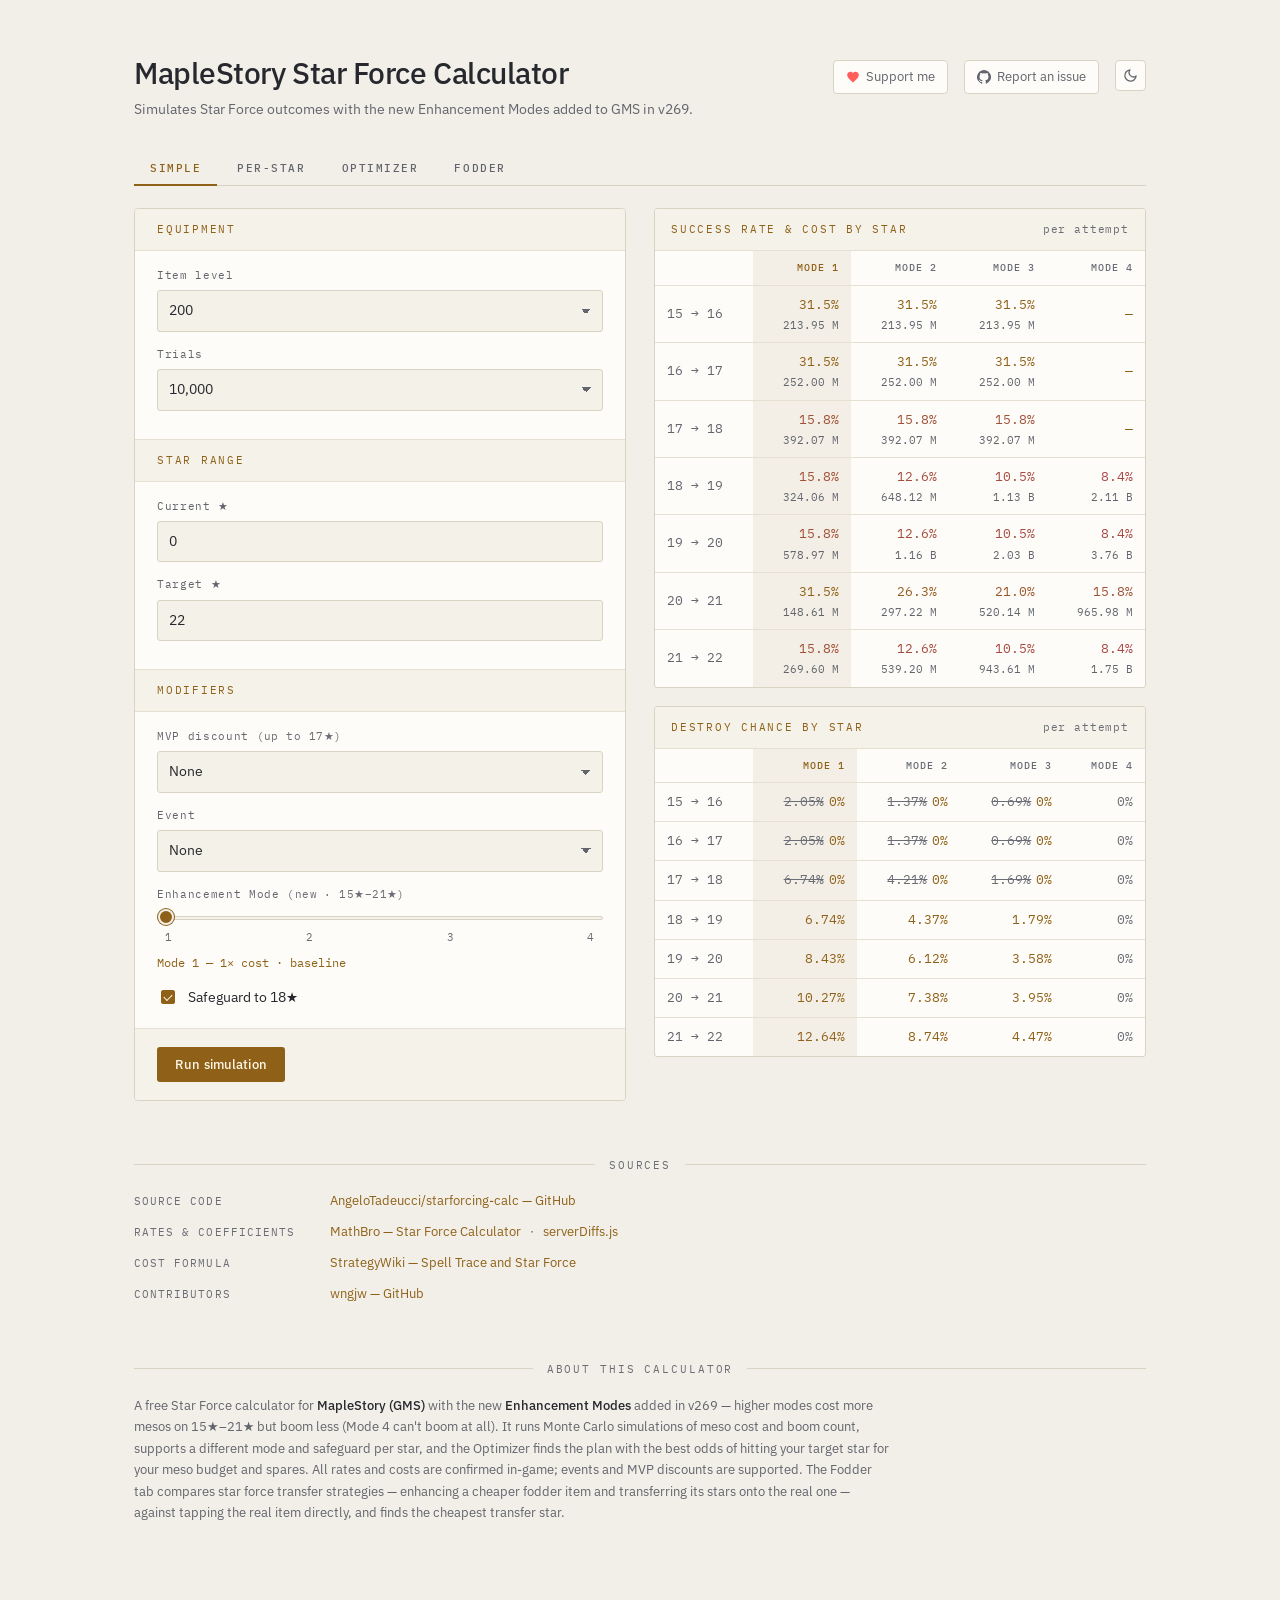
<file: index.html>
<!doctype html>
<html lang="en">
	<head>
		<meta charset="utf-8" />
		<meta name="viewport" content="width=device-width, initial-scale=1" />
		<title>MapleStory Star Force Calculator — v269 GMS Enhancement Modes</title>
		<meta
			name="description"
			content="Free MapleStory Star Force calculator for GMS v269 with the new Enhancement Modes 1–4. Simulate meso cost and boom chance per star, optimize the cheapest path to 22★, and compare fodder / star force transfer strategies."
		/>
		<link rel="canonical" href="https://starforce.tadeucci.dev/" />
		<meta property="og:title" content="MapleStory Star Force Calculator — v269 GMS Enhancement Modes" />
		<meta
			property="og:description"
			content="Simulate Star Force meso cost and boom chance with the new Enhancement Modes 1–4 added in GMS v269, and optimize the cheapest plan to your target star."
		/>
		<meta property="og:url" content="https://starforce.tadeucci.dev/" />
		<meta property="og:type" content="website" />
		<meta property="og:site_name" content="Star Force Calculator" />
		<meta name="twitter:card" content="summary" />
		<meta name="theme-color" content="#0d0e11" />
		<script type="application/ld+json">
			{
				"@context": "https://schema.org",
				"@type": "WebApplication",
				"name": "MapleStory Star Force Calculator (v269 GMS)",
				"url": "https://starforce.tadeucci.dev/",
				"description": "Star Force enhancement simulator for MapleStory GMS v269 with the new Enhancement Modes 1–4. Estimates meso cost, boom chance, and the optimal per-star mode and safeguard plan.",
				"applicationCategory": "UtilityApplication",
				"operatingSystem": "Any",
				"browserRequirements": "Requires JavaScript",
				"offers": {
					"@type": "Offer",
					"price": "0",
					"priceCurrency": "USD"
				},
				"author": {
					"@type": "Person",
					"name": "Ângelo Tadeucci",
					"url": "https://github.com/AngeloTadeucci"
				}
			}
		</script>
		<script>
			// Stamp the theme on <html> before the stylesheet loads so the
			// first paint is already in the right theme (no flash). Stored
			// preference wins; otherwise follow the OS, defaulting to dark.
			(function () {
				var theme = 'dark';
				try {
					var stored = localStorage.getItem('sf-theme');
					if (stored === 'light' || stored === 'dark') {
						theme = stored;
					} else if (window.matchMedia('(prefers-color-scheme: light)').matches) {
						theme = 'light';
					}
				} catch (e) {}
				document.documentElement.dataset.theme = theme;
			})();
		</script>
		<link rel="preconnect" href="https://fonts.googleapis.com" />
		<link rel="preconnect" href="https://fonts.gstatic.com" crossorigin />
		<link
			rel="stylesheet"
			href="https://fonts.googleapis.com/css2?family=IBM+Plex+Mono:wght@400;500&family=IBM+Plex+Sans:wght@400;500;600&display=swap"
		/>
		<link rel="stylesheet" href="styles.css" />
	</head>
	<body>
		<main class="container">
			<header class="masthead">
				<div class="masthead-row">
					<h1>MapleStory Star Force Calculator</h1>
					<a class="issue-link kofi-link" href="https://ko-fi.com/gelo" target="_blank" rel="noopener noreferrer">
						<svg viewBox="0 0 24 24" width="14" height="14" aria-hidden="true" fill="currentColor">
							<path
								d="M12 21.35l-1.45-1.32C5.4 15.36 2 12.28 2 8.5 2 5.42 4.42 3 7.5 3c1.74 0 3.41.81 4.5 2.09C13.09 3.81 14.76 3 16.5 3 19.58 3 22 5.42 22 8.5c0 3.78-3.4 6.86-8.55 11.54L12 21.35z"
							/>
						</svg>
						Support me
					</a>
					<a
						class="issue-link"
						href="https://github.com/AngeloTadeucci/starforcing-calc/issues/new"
						target="_blank"
						rel="noopener noreferrer"
					>
						<svg viewBox="0 0 16 16" width="14" height="14" aria-hidden="true" fill="currentColor">
							<path
								d="M8 0a8 8 0 0 0-2.53 15.59c.4.07.55-.17.55-.38l-.01-1.49c-2.01.37-2.53-.49-2.69-.94-.09-.23-.48-.94-.82-1.13-.28-.15-.68-.52-.01-.53.63-.01 1.08.58 1.23.82.72 1.21 1.87.87 2.33.66.07-.52.28-.87.51-1.07-1.78-.2-3.64-.89-3.64-3.95 0-.87.31-1.59.82-2.15-.08-.2-.36-1.02.08-2.12 0 0 .67-.21 2.2.82a7.4 7.4 0 0 1 4 0c1.53-1.04 2.2-.82 2.2-.82.44 1.1.16 1.92.08 2.12.51.56.82 1.27.82 2.15 0 3.07-1.87 3.75-3.65 3.95.29.25.54.73.54 1.48l-.01 2.2c0 .21.15.46.55.38A8 8 0 0 0 8 0Z"
							/>
						</svg>
						Report an issue
					</a>
					<button type="button" id="themeToggle" class="theme-toggle" aria-label="Switch to light theme">
						<svg
							class="icon-sun"
							viewBox="0 0 24 24"
							width="15"
							height="15"
							aria-hidden="true"
							fill="none"
							stroke="currentColor"
							stroke-width="2"
							stroke-linecap="round"
							stroke-linejoin="round"
						>
							<circle cx="12" cy="12" r="4" />
							<path
								d="M12 2v2m0 16v2M4.93 4.93l1.41 1.41m11.32 11.32 1.41 1.41M2 12h2m16 0h2M4.93 19.07l1.41-1.41M17.66 6.34l1.41-1.41"
							/>
						</svg>
						<svg
							class="icon-moon"
							viewBox="0 0 24 24"
							width="15"
							height="15"
							aria-hidden="true"
							fill="none"
							stroke="currentColor"
							stroke-width="2"
							stroke-linecap="round"
							stroke-linejoin="round"
						>
							<path d="M21 12.79A9 9 0 1 1 11.21 3 7 7 0 0 0 21 12.79z" />
						</svg>
					</button>
				</div>
				<p class="subtitle">Simulates Star Force outcomes with the new Enhancement Modes added to GMS in v269.</p>
			</header>

			<div class="tabs" role="tablist" aria-label="Calculator mode">
				<button type="button" id="tab-quick" class="tab is-active" role="tab" aria-selected="true">Simple</button>
				<button type="button" id="tab-perstar" class="tab" role="tab" aria-selected="false">Per-star</button>
				<button type="button" id="tab-optimize" class="tab" role="tab" aria-selected="false">Optimizer</button>
				<button type="button" id="tab-fodder" class="tab" role="tab" aria-selected="false">Fodder</button>
			</div>

			<div class="layout">
				<form id="sf-form" class="form" novalidate>
					<fieldset>
						<div class="legend">Equipment</div>
						<div class="row">
							<label>
								<span class="field-label">Item level</span>
								<select id="itemLevel">
									<option value="custom">Custom…</option>
									<option value="120">120</option>
									<option value="140">140</option>
									<option value="150">150</option>
									<option value="160">160</option>
									<option value="200" selected>200</option>
									<option value="250">250</option>
								</select>
								<input type="number" id="itemLevelCustom" min="1" max="300" value="200" hidden />
							</label>
							<label>
								<span class="field-label">Trials</span>
								<select id="trials">
									<option value="100">100</option>
									<option value="500">500</option>
									<option value="1000">1,000</option>
									<option value="5000">5,000</option>
									<option value="10000" selected>10,000</option>
									<option value="50000">50,000</option>
									<option value="100000">100,000</option>
								</select>
							</label>
						</div>
					</fieldset>

					<fieldset>
						<div class="legend">Star range</div>
						<div class="row">
							<label>
								<span class="field-label">Current ★</span>
								<input type="number" id="currentStar" min="0" max="29" value="0" />
							</label>
							<label>
								<span class="field-label">Target ★</span>
								<input type="number" id="targetStar" min="1" max="30" value="22" />
							</label>
						</div>
					</fieldset>

					<fieldset>
						<div class="legend">Modifiers</div>
						<div class="row">
							<label>
								<span class="field-label">MVP discount <em class="hint">(up to 17★)</em></span>
								<select id="mvp">
									<option value="none">None</option>
									<option value="silver">Silver — 3%</option>
									<option value="gold">Gold — 5%</option>
									<option value="diamond">Diamond — 10%</option>
								</select>
							</label>
							<label>
								<span class="field-label">Event</span>
								<select id="event">
									<option value="none">None</option>
									<option value="fivetenfifteen">5 / 10 / 15★ guaranteed</option>
									<option value="thirtyOff">30% off cost</option>
									<option value="boomReduction">30% boom reduction</option>
									<option value="shiningStarForce">Shining Star Force — 30% off + 30% boom red.</option>
								</select>
							</label>
						</div>

						<div class="row" id="enhanceModeRow">
							<div class="slider-field">
								<span class="field-label">Enhancement Mode <em class="hint">(new · 15★–21★)</em></span>
								<input
									type="range"
									id="enhanceMode"
									class="slider"
									min="1"
									max="4"
									step="1"
									value="1"
									aria-label="Enhancement Mode"
								/>
								<div class="slider-ticks" aria-hidden="true">
									<span>1</span><span>2</span><span>3</span><span>4</span>
								</div>
								<span class="slider-value" id="enhanceModeLabel">Mode 1 — 1× cost · baseline (uses Safeguard)</span>
							</div>
						</div>

						<div class="row checks">
							<label class="check" id="safeguardField">
								<input type="checkbox" id="safeguard" checked />
								<span>Safeguard to 18★</span>
							</label>
						</div>
					</fieldset>

					<div class="actions" id="formActions">
						<button type="submit" id="calc">Run simulation</button>
						<span id="error" class="error" role="alert" aria-live="polite"></span>
					</div>
				</form>

				<section class="reference" id="referencePanels">
					<article class="panel">
						<header class="panel-head">
							<span class="panel-title">Success rate &amp; cost by star</span>
							<span class="panel-unit" id="rate-cost-unit">per attempt</span>
						</header>
						<div class="panel-body">
							<table class="mode-table">
								<thead>
									<tr>
										<th></th>
										<th data-mode-col="1">Mode 1</th>
										<th data-mode-col="2">Mode 2</th>
										<th data-mode-col="3">Mode 3</th>
										<th data-mode-col="4">Mode 4</th>
									</tr>
								</thead>
								<tbody id="rate-cost-table-body"></tbody>
							</table>
						</div>
					</article>

					<article class="panel">
						<header class="panel-head">
							<span class="panel-title">Destroy chance by star</span>
							<span class="panel-unit">per attempt</span>
						</header>
						<div class="panel-body">
							<table class="mode-table">
								<thead>
									<tr>
										<th></th>
										<th data-mode-col="1">Mode 1</th>
										<th data-mode-col="2">Mode 2</th>
										<th data-mode-col="3">Mode 3</th>
										<th data-mode-col="4">Mode 4</th>
									</tr>
								</thead>
								<tbody id="boom-table-body">
									<tr>
										<td>15 → 16</td>
										<td class="num boom-cell" data-mode-col="1" data-base="2.05">2.05%</td>
										<td class="num boom-cell" data-mode-col="2" data-base="1.37">1.37%</td>
										<td class="num boom-cell" data-mode-col="3" data-base="0.69">0.69%</td>
										<td class="num zero" data-mode-col="4">0%</td>
									</tr>
									<tr>
										<td>16 → 17</td>
										<td class="num boom-cell" data-mode-col="1" data-base="2.05">2.05%</td>
										<td class="num boom-cell" data-mode-col="2" data-base="1.37">1.37%</td>
										<td class="num boom-cell" data-mode-col="3" data-base="0.69">0.69%</td>
										<td class="num zero" data-mode-col="4">0%</td>
									</tr>
									<tr>
										<td>17 → 18</td>
										<td class="num boom-cell" data-mode-col="1" data-base="6.74">6.74%</td>
										<td class="num boom-cell" data-mode-col="2" data-base="4.21">4.21%</td>
										<td class="num boom-cell" data-mode-col="3" data-base="1.69">1.69%</td>
										<td class="num zero" data-mode-col="4">0%</td>
									</tr>
									<tr>
										<td>18 → 19</td>
										<td class="num boom-cell" data-mode-col="1" data-base="6.74">6.74%</td>
										<td class="num boom-cell" data-mode-col="2" data-base="4.37">4.37%</td>
										<td class="num boom-cell" data-mode-col="3" data-base="1.79">1.79%</td>
										<td class="num zero" data-mode-col="4">0%</td>
									</tr>
									<tr>
										<td>19 → 20</td>
										<td class="num boom-cell" data-mode-col="1" data-base="8.43">8.43%</td>
										<td class="num boom-cell" data-mode-col="2" data-base="6.12">6.12%</td>
										<td class="num boom-cell" data-mode-col="3" data-base="3.58">3.58%</td>
										<td class="num zero" data-mode-col="4">0%</td>
									</tr>
									<tr>
										<td>20 → 21</td>
										<td class="num boom-cell" data-mode-col="1" data-base="10.27">10.27%</td>
										<td class="num boom-cell" data-mode-col="2" data-base="7.38">7.38%</td>
										<td class="num boom-cell" data-mode-col="3" data-base="3.95">3.95%</td>
										<td class="num zero" data-mode-col="4">0%</td>
									</tr>
									<tr>
										<td>21 → 22</td>
										<td class="num boom-cell" data-mode-col="1" data-base="12.64">12.64%</td>
										<td class="num boom-cell" data-mode-col="2" data-base="8.74">8.74%</td>
										<td class="num boom-cell" data-mode-col="3" data-base="4.47">4.47%</td>
										<td class="num zero" data-mode-col="4">0%</td>
									</tr>
								</tbody>
							</table>
						</div>
					</article>
				</section>

				<section class="reference per-star-panel hidden" id="perStarPanel">
					<article class="panel">
						<header class="panel-head">
							<span class="panel-title">Per-star strategy</span>
							<span class="panel-unit">mode &amp; safeguard by star</span>
						</header>
						<div class="panel-body">
							<table class="mode-table plan-table">
								<thead>
									<tr>
										<th>★</th>
										<th>Mode</th>
										<th>Safeguard</th>
										<th>Boom</th>
										<th>Cost</th>
									</tr>
								</thead>
								<tbody id="plan-table-body"></tbody>
							</table>
							<p class="plan-note">Each step picks its own mode. Safeguard (15–17★) only stacks on Mode 1. Steps
								below your current ★ stay editable and are tagged <em>re-climb</em>: a boom drops the item under
								them (22★ falls to 17★), so their mode is what you climb back up on.</p>
						</div>
					</article>
				</section>

				<section class="reference optimize-panel hidden" id="optimizePanel">
					<article class="panel">
						<header class="panel-head">
							<span class="panel-title">Optimize plan</span>
							<span class="panel-unit">auto-fill the matrix</span>
						</header>
						<div class="panel-body opt-body">
							<div class="opt-controls">
								<label id="optBudgetField">
									<span class="field-label">Meso budget <em class="hint">(billions)</em></span>
									<input type="number" id="optBudget" min="0" step="1" value="50" />
								</label>
								<label id="optSparesField">
									<span class="field-label">Spare items <em class="hint">(booms you can take)</em></span>
									<input type="number" id="optSpares" min="0" step="1" value="0" />
								</label>
							</div>
							<p class="opt-intro">
								Finds the mode &amp; safeguard plan with the best chance of reaching your target for your meso budget
								and spare count — searching every combination for stars 15–21 below your target, including the ones
								you only revisit after a boom, then filling the Per-star matrix. Uses the modifiers (item level,
								event, MVP) from the form on the left.
							</p>
							<div class="opt-actions">
								<button type="button" id="optimizeBtn">Optimize</button>
								<span id="optError" class="error" role="alert" aria-live="polite"></span>
							</div>
							<div id="optResult" class="opt-result hidden" aria-live="polite"></div>
						</div>
					</article>
				</section>

				<section class="reference fodder-panel hidden" id="fodderPanel">
					<article class="panel">
						<header class="panel-head">
							<span class="panel-title">Fodder &amp; star transfer</span>
							<span class="panel-unit">vs raw tapping</span>
						</header>
						<div class="panel-body opt-body">
							<div class="opt-controls">
								<div class="fodder-top-row">
									<div class="fodder-level">
										<span class="field-label"
											>Fodder item level <span class="fodder-level-value" id="fodderLevelValue">190</span></span
										>
									</div>
									<label class="check">
										<input type="checkbox" id="fodderPricesToggle" />
										<span>Set item prices <em class="hint">(interactive)</em></span>
									</label>
								</div>
								<div class="fodder-prices hidden" id="fodderPrices">
									<label>
										<span class="field-label"
											>Fodder copy price <em class="hint">(millions each · 0 to ignore)</em></span
										>
										<input type="number" id="fodderPrice" min="0" step="1" value="0" />
									</label>
									<label>
										<span class="field-label"
											>Target spare price <em class="hint">(millions each · 0 if priceless)</em></span
										>
										<input type="number" id="sparePrice" min="0" step="1" value="0" />
									</label>
								</div>
							</div>
							<div id="fodderResult" class="opt-result" aria-live="polite"></div>
						</div>
					</article>
				</section>
			</div>

			<section id="results" class="results hidden" aria-live="polite">
				<div class="section-head">
					<span class="rule"></span>
					<span class="section-title">Results</span>
					<span class="rule"></span>
				</div>

				<div class="metrics">
					<div class="card">
						<div class="card-label">Average cost</div>
						<div class="card-value" id="m-avg">—</div>
					</div>
					<div class="card">
						<div class="card-label">Median cost</div>
						<div class="card-value" id="m-median">—</div>
					</div>
					<div class="card">
						<div class="card-label">Avg booms</div>
						<div class="card-value" id="m-booms">—</div>
					</div>
					<div class="card">
						<div class="card-label">Median attempts</div>
						<div class="card-value" id="m-attempts">—</div>
					</div>
				</div>

				<article class="panel">
					<header class="panel-head">
						<span class="panel-title">Cost</span>
						<span class="panel-unit">mesos</span>
					</header>
					<div class="panel-body">
						<dl class="stat-list" id="cost-pct"></dl>
						<div class="chart">
							<canvas id="histogram" width="800" height="200"></canvas>
						</div>
					</div>
				</article>

				<article class="panel">
					<header class="panel-head">
						<span class="panel-title">Booms</span>
						<span class="panel-unit">items destroyed</span>
					</header>
					<div class="panel-body">
						<dl class="stat-list" id="booms-pct"></dl>
						<div class="chart">
							<canvas id="histogram-booms" width="800" height="200"></canvas>
						</div>
					</div>
				</article>
			</section>

			<footer class="colophon">
				<div class="section-head">
					<span class="rule"></span>
					<span class="section-title">Sources</span>
					<span class="rule"></span>
				</div>
				<dl class="sources">
					<div class="source">
						<dt>Source code</dt>
						<dd>
							<a href="https://github.com/AngeloTadeucci/starforcing-calc" target="_blank" rel="noopener noreferrer"
								>AngeloTadeucci/starforcing-calc — GitHub</a
							>
						</dd>
					</div>
					<div class="source">
						<dt>Rates &amp; coefficients</dt>
						<dd>
							<a href="https://brendonmay.github.io/starforceCalculator/" target="_blank" rel="noopener noreferrer"
								>MathBro — Star Force Calculator</a
							>
							<span class="src-sep">·</span>
							<a
								href="https://github.com/brendonmay/brendonmay.github.io/blob/master/starforceCalculator/serverDiffs.js"
								target="_blank"
								rel="noopener noreferrer"
								>serverDiffs.js</a
							>
						</dd>
					</div>
					<div class="source">
						<dt>Cost formula</dt>
						<dd>
							<a
								href="https://strategywiki.org/wiki/MapleStory/Spell_Trace_and_Star_Force#Meso_Cost"
								target="_blank"
								rel="noopener noreferrer"
								>StrategyWiki — Spell Trace and Star Force</a
							>
						</dd>
					</div>
					<div class="source">
						<dt>Contributors</dt>
						<dd>
							<a href="https://github.com/wngjw" target="_blank" rel="noopener noreferrer">wngjw — GitHub</a>
						</dd>
					</div>
				</dl>
			</footer>

			<section class="about">
				<div class="section-head">
					<span class="rule"></span>
					<h2 class="section-title">About this calculator</h2>
					<span class="rule"></span>
				</div>
				<div class="about-body">
					<p>
						A free Star Force calculator for
						<strong>MapleStory (GMS)</strong> with the new <strong>Enhancement Modes</strong> added in v269 — higher
						modes cost more mesos on 15★–21★ but boom less (Mode 4 can't boom at all). It runs Monte Carlo simulations
						of meso cost and boom count, supports a different mode and safeguard per star, and the Optimizer finds the
						plan with the best odds of hitting your target star for your meso budget and spares. All rates and costs are
						confirmed in-game; events and MVP discounts are supported. The Fodder tab compares star
						force transfer strategies — enhancing a cheaper fodder item and transferring its stars onto the real one —
						against tapping the real item directly, and finds the cheapest transfer star.
					</p>
				</div>
			</section>
		</main>

		<script src="rates.js"></script>
		<script src="simulator.js"></script>
		<script src="optimizer.js"></script>
		<script src="fodder.js"></script>
		<script src="app.js"></script>
	</body>
</html>
</file>
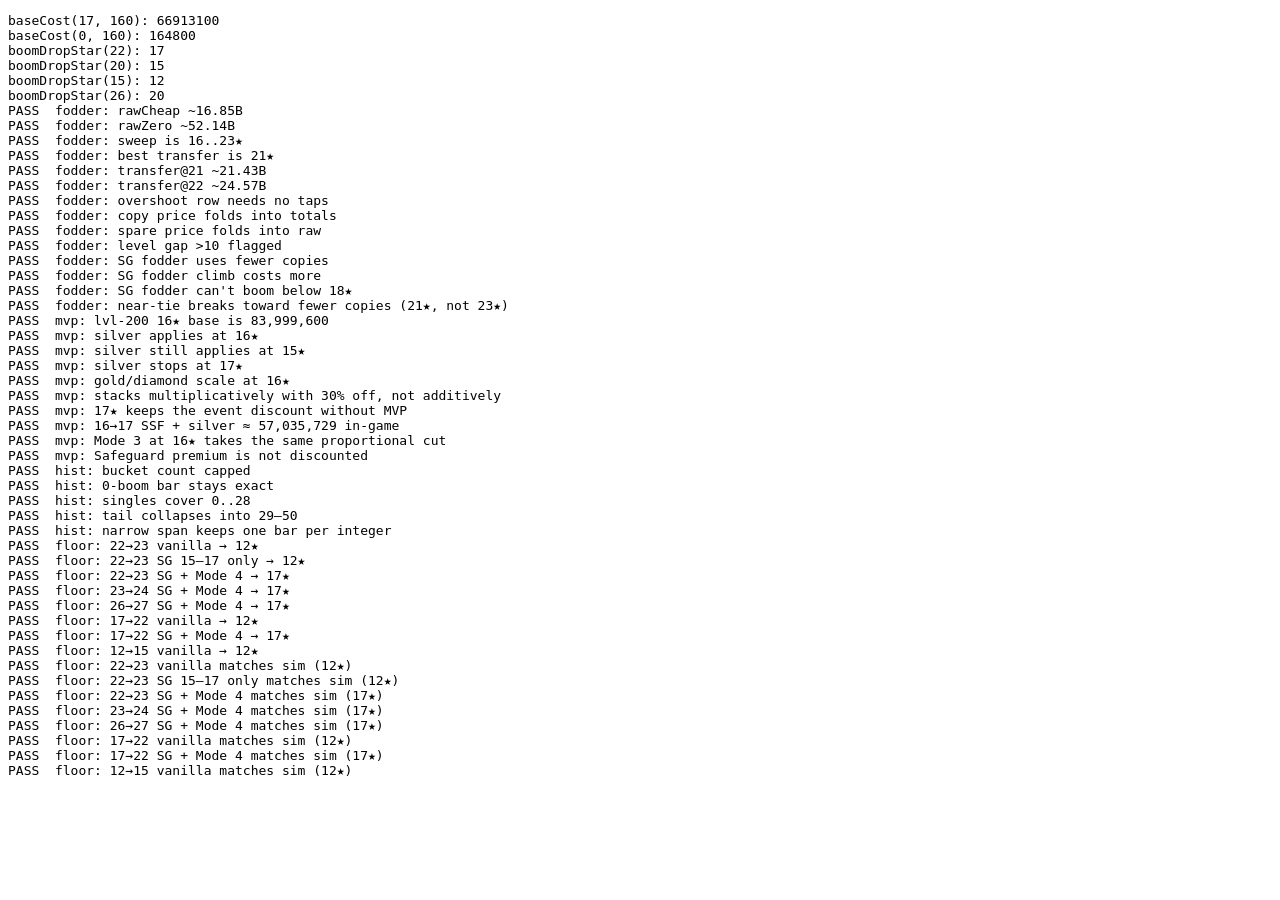
<file: test.html>
<!doctype html>
<html><head><meta charset="utf-8"><meta name="robots" content="noindex"><title>SF tests</title></head>
<body><pre id="out"></pre>
<script src="rates.js"></script>
<script src="simulator.js"></script>
<script src="optimizer.js"></script>
<script src="fodder.js"></script>
<script>
  const log = (...a) => document.getElementById("out").textContent += a.join(" ") + "\n";
  log("baseCost(17, 160):", SF.baseCost(17, 160));
  log("baseCost(0, 160):", SF.baseCost(0, 160));
  log("boomDropStar(22):", SF.boomDropStar(22));   // 17
  log("boomDropStar(20):", SF.boomDropStar(20));   // 15
  log("boomDropStar(15):", SF.boomDropStar(15));   // 12
  log("boomDropStar(26):", SF.boomDropStar(26));   // 20

  // Fodder comparison — expectations cross-checked against the closed-form
  // optimizer math run standalone (level 160 target, level 150 fodder, 22★).
  const check = (name, cond) => log((cond ? "PASS" : "FAIL") + "  " + name);
  const near = (a, b, tol) => Math.abs(a - b) <= tol * Math.abs(b);
  const fr = SF.fodder.compare({
    itemLevel: 160, fodderLevel: 150, goalStar: 22,
    baseOpts: { mvp: "none", event: "none" },
  });
  check("fodder: rawCheap ~16.85B", near(fr.rawCheap.total, 16.85e9, 0.001));
  check("fodder: rawZero ~52.14B", near(fr.rawZero.total, 52.14e9, 0.001));
  check("fodder: sweep is 16..23★", fr.strategies.length === 8 && fr.strategies[7].transferAt === 23);
  const t21 = fr.strategies.find((s) => s.transferAt === 21);
  const t22 = fr.strategies.find((s) => s.transferAt === 22);
  check("fodder: best transfer is 21★", fr.best.transferAt === 21);
  check("fodder: transfer@21 ~21.43B", near(t21.total, 21.43e9, 0.001));
  check("fodder: transfer@22 ~24.57B", near(t22.total, 24.57e9, 0.001));
  check("fodder: overshoot row needs no taps", fr.strategies[7].finishMesos === 0);
  const fr2 = SF.fodder.compare({
    itemLevel: 160, fodderLevel: 150, goalStar: 22,
    fodderPrice: 100e6, sparePrice: 2e9,
    baseOpts: { mvp: "none", event: "none" },
  });
  const t21p = fr2.strategies.find((s) => s.transferAt === 21);
  check("fodder: copy price folds into totals", near(t21p.total, t21.total + 100e6 * t21.copies, 1e-9));
  check("fodder: spare price folds into raw", near(fr2.rawCheap.total, fr.rawCheap.total + fr.rawCheap.spares * 2e9, 1e-9));
  check("fodder: level gap >10 flagged", SF.fodder.compare({
    itemLevel: 200, fodderLevel: 150, goalStar: 22,
    baseOpts: { mvp: "none", event: "none" },
  }).levelGapOk === false);
  // Safeguarding the fodder at 15–17★: pricier climb, fewer fodder booms —
  // strictly fewer copies and strictly more fodder mesos on every row that
  // taps 15–17★.
  const frSg = SF.fodder.compare({
    itemLevel: 160, fodderLevel: 150, goalStar: 22, fodderSafeguard: true,
    baseOpts: { mvp: "none", event: "none" },
  });
  const t21sg = frSg.strategies.find((s) => s.transferAt === 21);
  check("fodder: SG fodder uses fewer copies", t21sg.copies < t21.copies);
  check("fodder: SG fodder climb costs more", t21sg.fodderMesos > t21.fodderMesos);
  // Exactly 1 copy, up to a float epsilon.
  check("fodder: SG fodder can't boom below 18★",
    Math.abs(frSg.strategies.find((s) => s.transferAt === 18).copies - 1) < 1e-9);
  // Boom-reduction events + MVP make the 23★ overshoot ~tie 21★ on price
  // (within ~1%); the pick must break toward fewer copies, not the raw min.
  const frTie = SF.fodder.compare({
    itemLevel: 150, fodderLevel: 140, goalStar: 22,
    baseOpts: { mvp: "diamond", event: "shiningStarForce" },
  });
  check("fodder: near-tie breaks toward fewer copies (21★, not 23★)", frTie.best.transferAt === 21);

  // Issue #5: the MVP discount now covers every tap up to 17★ (so it applies at
  // 16→17 and stops at 17→18), and it stacks multiplicatively with the 30%-off
  // event rather than additively. Anchored on the in-game reading from the
  // issue: lvl-200 item, 16→17 during Shining Star Force with Silver MVP,
  // 83,999,600 base → 57,035,729 charged, i.e. × 0.70 × 0.97 = × 0.679.
  const mvpOpts = (mvp, event) => ({ mvp, event: event || "none", enhanceMode: 0 });
  check("mvp: lvl-200 16★ base is 83,999,600", SF.baseCost(16, 200) === 83999600);
  check("mvp: silver applies at 16★", near(SF.costMultiplier(16, mvpOpts("silver")), 0.97, 1e-12));
  check("mvp: silver still applies at 15★", near(SF.costMultiplier(15, mvpOpts("silver")), 0.97, 1e-12));
  check("mvp: silver stops at 17★", SF.costMultiplier(17, mvpOpts("silver")) === 1);
  check("mvp: gold/diamond scale at 16★",
    near(SF.costMultiplier(16, mvpOpts("gold")), 0.95, 1e-12) &&
    near(SF.costMultiplier(16, mvpOpts("diamond")), 0.9, 1e-12));
  check("mvp: stacks multiplicatively with 30% off, not additively",
    near(SF.costMultiplier(16, mvpOpts("silver", "shiningStarForce")), 0.679, 1e-12));
  check("mvp: 17★ keeps the event discount without MVP",
    near(SF.costMultiplier(17, mvpOpts("silver", "shiningStarForce")), 0.7, 1e-12));
  // Within a meso of the in-game price — the engine rounds to nearest where the
  // client appears to round up, which is invisible at simulation scale.
  check("mvp: 16→17 SSF + silver ≈ 57,035,729 in-game",
    Math.abs(SF.baseCost(16, 200) * SF.costMultiplier(16, mvpOpts("silver", "shiningStarForce")) - 57035729) <= 1);
  // Enhancement Modes take the same proportional cut (mode mult × 0.97), and
  // the Safeguard premium stays undiscounted, exactly as the event discount does.
  check("mvp: Mode 3 at 16★ takes the same proportional cut",
    near(SF.costMultiplier(16, { mvp: "silver", event: "none", enhanceMode: 3 }), 2.5 * 0.97, 1e-12));
  check("mvp: Safeguard premium is not discounted",
    near(SF.costMultiplier(16, { mvp: "silver", event: "none", enhanceMode: 0, safeguard: true }), 0.97 + 2, 1e-12));

  // Issue #4: boom-count buckets must stay integer-exact for low counts even
  // when the span exceeds the bucket cap. The old continuous fallback merged
  // 0 and 1 booms into one bar labelled "0" once max booms passed 30.
  const wide = [];
  for (let v = 0; v <= 50; v++) wide.push(v, v); // span 51 > 30, two of each
  const ib = SF.bucketizeIntegers(wide, 30);
  check("hist: bucket count capped", ib.length === 30);
  check("hist: 0-boom bar stays exact", ib[0].from === 0 && ib[0].to === 0 && ib[0].count === 2);
  check("hist: singles cover 0..28", ib[28].from === 28 && ib[28].to === 28 && ib[28].count === 2);
  check("hist: tail collapses into 29–50", ib[29].from === 29 && ib[29].to === 50 && ib[29].count === 44);
  const narrow = SF.bucketizeIntegers([0, 1, 1, 3], 30);
  check("hist: narrow span keeps one bar per integer", narrow.length === 4 && narrow[1].count === 2 && narrow[2].count === 0);

  // reachableFloor: the lowest star a run can attempt once boom re-climbs are
  // followed to a fixpoint. This is what decides which per-star rows stay live
  // when the current ★ is already above 21. Each expectation is cross-checked
  // below against the lowest star the real sim loop actually visits.
  const floorBase = { mvp: "none", event: "none" };
  const mkPlan = (fn) => {
    const p = {};
    [15, 16, 17, 18, 19, 20, 21].forEach((s) => (p[s] = fn(s)));
    return p;
  };
  const fOpts = (p) => Object.assign({ starPlan: p }, floorBase);
  const pVanilla = mkPlan(() => ({ mode: 1, safeguard: false }));
  const pSg = mkPlan((s) => ({ mode: 1, safeguard: s <= 17 }));
  const pNoBoom = mkPlan((s) => (s <= 17 ? { mode: 1, safeguard: true } : { mode: 4, safeguard: false }));
  const floorCases = [
    // 22★ booms to 17★, and a boom at 18/19★ on the way back up drops to 12★.
    ["22→23 vanilla", 22, 23, pVanilla, 12],
    // Safeguard alone doesn't hold: 18–21★ can still boom to 12★.
    ["22→23 SG 15–17 only", 22, 23, pSg, 12],
    // SG 15–17 + Mode 4 on 18–21: nothing in [17,22) booms, so 17★ is a hard floor.
    ["22→23 SG + Mode 4", 22, 23, pNoBoom, 17],
    // 23★ booms to 19★, but the re-climb passes 22★, which drops to 17★.
    ["23→24 SG + Mode 4", 23, 24, pNoBoom, 17],
    ["26→27 SG + Mode 4", 26, 27, pNoBoom, 17],
    ["17→22 vanilla", 17, 22, pVanilla, 12],
    ["17→22 SG + Mode 4", 17, 22, pNoBoom, 17],
    ["12→15 vanilla", 12, 15, pVanilla, 12],
  ];
  floorCases.forEach(([name, cur, tgt, p, want]) => {
    check("floor: " + name + " → " + want + "★", SF.reachableFloor(cur, tgt, fOpts(p)) === want);
  });
  // The floor must be exactly the lowest star the sim visits: never above it
  // (rows would be greyed that the run really uses) and never below it (rows
  // would be shown live that it can't reach).
  floorCases.forEach(([name, cur, tgt, p]) => {
    const t = SF.buildStarTables(tgt, 160, fOpts(p));
    let lo = cur;
    for (let i = 0; i < 20000; i++) {
      let star = cur;
      while (star < tgt) {
        if (t.guaranteed[star]) { star++; continue; }
        const r = Math.random();
        if (r < t.succ[star]) star++;
        else if (r < t.succMaint[star]) { /* maintain */ }
        else star = t.boomTo[star];
        if (star < lo) lo = star;
      }
    }
    check("floor: " + name + " matches sim (" + lo + "★)", lo === SF.reachableFloor(cur, tgt, fOpts(p)));
  });
</script>
</body></html>
</file>
<file: styles.css>
:root {
  color-scheme: dark;
  --bg: #0d0e11;
  --panel: #15171c;
  --panel-2: #1a1d23;
  --panel-head: #13151a;
  --text: #e6e4dd;
  --muted: #8a8d96;
  /* Keep ≥ 4.5:1 on --panel-2 (the lightest surface it appears on). */
  --muted-2: #84878f;
  --accent: #d4a259;
  --accent-2: #ecc488;
  /* Text/marks drawn on top of an --accent fill (buttons, checked boxes). */
  --on-accent: #1c1304;
  --error: #c97a7a;
  --border: #24272e;
  --border-soft: #1d2026;
  --border-hover: #2f333c;
  --border-hover-strong: #3a3e48;
  --input-focus-bg: #1c1f25;
  --focus-ring: rgba(212, 162, 89, 0.35);
  --active-col-bg: rgba(212, 162, 89, 0.08);

  --sans: "IBM Plex Sans", ui-sans-serif, system-ui, sans-serif;
  --mono: "IBM Plex Mono", ui-monospace, "SF Mono", Menlo, monospace;
}

/* Light theme (issue #3). The bootstrap script in <head> stamps data-theme on
   <html> before first paint (stored preference, else OS preference), so there
   is no flash of the wrong theme. Same warm-amber-on-paper palette, inverted:
   the accent goes darker (not brighter) on hover so it keeps contrast. */
:root[data-theme="light"] {
  color-scheme: light;
  --bg: #f2efe8;
  --panel: #fdfcf8;
  --panel-2: #f4f1e9;
  --panel-head: #f5f2ea;
  --text: #26282e;
  --muted: #62656d;
  --muted-2: #6a6d75;
  --accent: #8f6118;
  --accent-2: #7d541a;
  --on-accent: #fdf7e7;
  --error: #a94747;
  --border: #d9d3c4;
  --border-soft: #e5e0d2;
  --border-hover: #c2bba8;
  --border-hover-strong: #b1aa96;
  --input-focus-bg: #fbf9f2;
  --focus-ring: rgba(143, 97, 24, 0.3);
  --active-col-bg: rgba(143, 97, 24, 0.08);
}

* {
  box-sizing: border-box;
}

html,
body {
  margin: 0;
  padding: 0;
  background: var(--bg);
  color: var(--text);
  font: 14px/1.55 var(--sans);
  -webkit-font-smoothing: antialiased;
  -moz-osx-font-smoothing: grayscale;
}

.container {
  max-width: 1060px;
  margin: 0 auto;
  padding: 56px 24px 80px;
}

/* Inputs on the left, reference tables on the right. */
.layout {
  display: grid;
  grid-template-columns: minmax(0, 1fr) minmax(0, 1fr);
  gap: 28px;
  align-items: start;
}

/* Keep the sources list at a comfortable reading width; the header rule spans full width. */

/* ── Masthead ──────────────────────────────────────────── */
.masthead {
  margin-bottom: 32px;
}

.masthead-row {
  display: flex;
  align-items: flex-start;
  gap: 16px;
}

/* Three items no longer fit beside the title on narrow screens; let the
   button group wrap to its own right-aligned row under the title. */
@media (max-width: 640px) {
  .masthead-row {
    flex-wrap: wrap;
  }

  .masthead-row h1 {
    flex-basis: 100%;
  }
}

/* Keep the title and subtitle at a comfortable reading width. */
.masthead h1,
.subtitle {
  max-width: 760px;
}

.issue-link {
  flex-shrink: 0;
  display: inline-flex;
  align-items: center;
  gap: 6px;
  margin-left: auto; /* push to the far right edge of the masthead */
  margin-top: 4px;
  padding: 6px 12px;
  font-size: 13px;
  color: var(--muted);
  text-decoration: none;
  background: var(--panel);
  border: 1px solid var(--border);
  border-radius: 4px;
  transition:
    color 0.15s,
    border-color 0.15s;
}

.issue-link:hover {
  color: var(--accent-2);
  border-color: var(--accent);
}

/* Ko-fi link sits first in the header's right-aligned group, so it carries
   the auto margin and the issue link's must be cleared. */
.kofi-link svg {
  color: #ff5e5b;
}

.kofi-link + .issue-link {
  margin-left: 0;
}

/* Square icon button next to the issue link; overrides the global filled
   button style. Shows a sun in dark mode and a moon in light mode — the icon
   is the theme a click switches to. */
.theme-toggle {
  flex-shrink: 0;
  display: inline-flex;
  align-items: center;
  justify-content: center;
  width: 31px;
  height: 31px;
  margin-top: 4px;
  padding: 0;
  color: var(--muted);
  background: var(--panel);
  border: 1px solid var(--border);
  border-radius: 4px;
  cursor: pointer;
  transition:
    color 0.15s,
    border-color 0.15s;
}

.theme-toggle:hover {
  background: var(--panel);
  color: var(--accent-2);
  border-color: var(--accent);
}

.theme-toggle:active {
  transform: none;
}

.theme-toggle .icon-moon {
  display: none;
}

:root[data-theme="light"] .theme-toggle .icon-sun {
  display: none;
}

:root[data-theme="light"] .theme-toggle .icon-moon {
  display: block;
}

h1 {
  font-size: 30px;
  font-weight: 500;
  letter-spacing: -0.015em;
  margin: 0 0 8px;
  line-height: 1.15;
}

.subtitle {
  color: var(--muted);
  margin: 0;
  font-size: 14px;
}

/* ── Form ──────────────────────────────────────────────── */
.form {
  background: var(--panel);
  border: 1px solid var(--border);
  border-radius: 4px;
}

fieldset {
  border: 0;
  padding: 14px 22px;
  margin: 0;
  /* <fieldset> defaults to min-inline-size: min-content, which stops it from
     shrinking below its content and overflows narrow (mobile) viewports. */
  min-width: 0;
}

fieldset:first-of-type {
  padding-top: 22px;
}

fieldset:last-of-type {
  padding-bottom: 20px;
}

/* Render each legend as an enclosed header bar matching the right-column panel
   headers (e.g. "OPTIMIZE PLAN"): amber title, panel-head background, and a
   divider beneath. Negative margins pull the bar out to the fieldset edges
   (cancelled by equal padding) so it spans the whole panel width like a
   panel-head does. */
.legend {
  font-family: var(--mono);
  font-size: 11px;
  letter-spacing: 0.16em;
  text-transform: uppercase;
  color: var(--accent);
  margin: 0 -22px 16px;
  padding: 12px 22px;
  background: var(--panel-head);
  border-bottom: 1px solid var(--border-soft);
}

/* The first fieldset's top padding would leave a band of panel colour above the
   first header bar; pull the bar up so it sits flush with the form's top edge. */
fieldset:first-of-type .legend {
  margin-top: -22px;
  border-radius: 4px 4px 0 0;
}

/* Later section headers (Star range, Modifiers) get a divider on top too, so
   each section reads as its own enclosed block. */
fieldset:not(:first-of-type) .legend {
  border-top: 1px solid var(--border-soft);
}

.row {
  display: flex;
  gap: 14px;
  flex-wrap: wrap;
}

.row + .row {
  margin-top: 14px;
}

label {
  display: flex;
  flex-direction: column;
  gap: 6px;
  flex: 1 1 220px;
  /* Without this, a long <select> option (min-content auto) keeps the label
     from shrinking or wrapping, so it overflows on narrow screens. */
  min-width: 0;
}

.field-label {
  font-family: var(--mono);
  font-size: 11px;
  letter-spacing: 0.06em;
  color: var(--muted);
}

.field-label .hint,
.check .hint {
  font-style: normal;
  color: var(--muted-2);
  letter-spacing: 0.04em;
}

.check .hint:not(:empty) {
  margin-left: 4px;
  font-size: 11px;
}

/* ── Enhancement Mode slider ───────────────────────────── */
.slider-field {
  display: flex;
  flex-direction: column;
  gap: 9px;
  flex: 1;
}

.slider {
  appearance: none;
  -webkit-appearance: none;
  width: 100%;
  height: 4px;
  margin: 4px 0 0;
  border-radius: 2px;
  background: var(--panel-2);
  border: 1px solid var(--border);
  cursor: pointer;
}

.slider::-webkit-slider-thumb {
  appearance: none;
  -webkit-appearance: none;
  width: 16px;
  height: 16px;
  margin-top: -7px;
  border-radius: 50%;
  background: var(--accent);
  border: 2px solid var(--bg);
  box-shadow: 0 0 0 1px var(--accent);
  cursor: pointer;
  transition: background 0.12s ease;
}

.slider::-webkit-slider-thumb:hover {
  background: var(--accent-2);
}

.slider::-webkit-slider-runnable-track {
  height: 4px;
  border-radius: 2px;
}

.slider::-moz-range-thumb {
  width: 16px;
  height: 16px;
  border-radius: 50%;
  background: var(--accent);
  border: 2px solid var(--bg);
  box-shadow: 0 0 0 1px var(--accent);
  cursor: pointer;
}

.slider::-moz-range-thumb:hover {
  background: var(--accent-2);
}

.slider::-moz-range-track {
  height: 4px;
  border-radius: 2px;
  background: var(--panel-2);
}

.slider:focus-visible {
  outline: none;
}
.slider:focus-visible::-webkit-slider-thumb {
  box-shadow: 0 0 0 3px var(--focus-ring);
}
.slider:focus-visible::-moz-range-thumb {
  box-shadow: 0 0 0 3px var(--focus-ring);
}

.slider-ticks {
  display: flex;
  justify-content: space-between;
  padding: 0 8px;
  font-family: var(--mono);
  font-size: 10.5px;
  letter-spacing: 0.06em;
  color: var(--muted-2);
}

.slider-value {
  font-family: var(--mono);
  font-size: 12px;
  color: var(--accent);
}

input[type="number"],
select {
  background: var(--panel-2);
  color: var(--text);
  border: 1px solid var(--border);
  border-radius: 3px;
  padding: 9px 11px;
  font: inherit;
  font-feature-settings: "tnum" 1;
  transition:
    border-color 120ms ease,
    background 120ms ease;
}

input[type="number"]:hover,
select:hover {
  border-color: var(--border-hover);
}

input[type="number"]:focus,
select:focus {
  outline: none;
  border-color: var(--accent);
  background: var(--input-focus-bg);
}

select {
  appearance: none;
  -webkit-appearance: none;
  background-image:
    linear-gradient(45deg, transparent 50%, var(--muted) 50%),
    linear-gradient(135deg, var(--muted) 50%, transparent 50%);
  background-position:
    calc(100% - 16px) 50%,
    calc(100% - 11px) 50%;
  background-size:
    5px 5px,
    5px 5px;
  background-repeat: no-repeat;
  padding-right: 30px;
}

/* Checkboxes */
.checks {
  gap: 22px;
}

.check {
  flex: 0 1 auto;
  flex-direction: row;
  align-items: center;
  gap: 10px;
  cursor: pointer;
  color: var(--text);
  font-size: 13.5px;
}

.check em {
  font-style: normal;
  color: var(--muted);
  font-family: var(--mono);
  font-size: 11.5px;
  margin-left: 2px;
}

.check input[type="checkbox"] {
  appearance: none;
  -webkit-appearance: none;
  width: 14px;
  height: 14px;
  border: 1px solid var(--border);
  background: var(--panel-2);
  border-radius: 2px;
  display: grid;
  place-items: center;
  cursor: pointer;
  transition:
    border-color 120ms ease,
    background 120ms ease;
}

.check input[type="checkbox"]:hover {
  border-color: var(--border-hover-strong);
}

.check.is-disabled {
  opacity: 0.4;
  cursor: not-allowed;
}

.check.is-disabled input[type="checkbox"] {
  cursor: not-allowed;
}

.check input[type="checkbox"]:checked {
  background: var(--accent);
  border-color: var(--accent);
}

.check input[type="checkbox"]:checked::after {
  content: "";
  width: 7px;
  height: 4px;
  border-left: 1.5px solid var(--on-accent);
  border-bottom: 1.5px solid var(--on-accent);
  transform: translateY(-1px) rotate(-45deg);
}

/* Actions */
.actions {
  display: flex;
  align-items: center;
  gap: 16px;
  padding: 18px 22px;
  border-top: 1px solid var(--border-soft);
  background: var(--panel-head);
  border-radius: 0 0 4px 4px;
}

button {
  background: var(--accent);
  color: var(--on-accent);
  border: 0;
  border-radius: 3px;
  padding: 9px 18px;
  font: 500 13px var(--sans);
  letter-spacing: 0.01em;
  cursor: pointer;
  transition: background 120ms ease;
}

button:hover {
  background: var(--accent-2);
}
button:active {
  transform: translateY(0.5px);
}
button:disabled,
button.is-running {
  cursor: progress;
  background: var(--panel-2);
  color: var(--muted);
  font-family: var(--mono);
  font-variant-numeric: tabular-nums;
}

.error {
  color: var(--error);
  font-size: 13px;
}

/* ── Results ───────────────────────────────────────────── */
.results {
  margin-top: 40px;
}

.results.hidden {
  display: none;
}

.section-head {
  display: flex;
  align-items: center;
  gap: 14px;
  margin-bottom: 18px;
}

.section-head .rule {
  flex: 1;
  height: 1px;
  background: var(--border);
}

.section-title {
  font-family: var(--mono);
  font-size: 10.5px;
  font-weight: 400;
  letter-spacing: 0.18em;
  text-transform: uppercase;
  color: var(--muted-2);
  margin: 0;
}

.metrics {
  display: grid;
  grid-template-columns: repeat(auto-fit, minmax(160px, 1fr));
  gap: 10px;
  margin-bottom: 20px;
}

.card {
  background: var(--panel);
  border: 1px solid var(--border);
  border-radius: 3px;
  padding: 14px 16px;
}

.card-label {
  font-family: var(--mono);
  font-size: 10.5px;
  letter-spacing: 0.1em;
  text-transform: uppercase;
  color: var(--muted);
}

.card-value {
  font-family: var(--mono);
  font-size: 20px;
  font-weight: 500;
  color: var(--text);
  margin-top: 6px;
  font-feature-settings: "tnum" 1;
  letter-spacing: -0.01em;
}

/* Stat panels */
.panel {
  background: var(--panel);
  border: 1px solid var(--border);
  border-radius: 3px;
  margin-bottom: 18px;
  overflow: hidden;
}

.panel-head {
  display: flex;
  align-items: baseline;
  justify-content: space-between;
  padding: 12px 16px;
  border-bottom: 1px solid var(--border-soft);
  background: var(--panel-head);
}

.panel-title {
  font-family: var(--mono);
  font-size: 11px;
  letter-spacing: 0.16em;
  text-transform: uppercase;
  color: var(--accent);
}

.panel-unit {
  font-family: var(--mono);
  font-size: 10.5px;
  letter-spacing: 0.08em;
  color: var(--muted-2);
}

.panel-body {
  display: grid;
  grid-template-columns: minmax(180px, 1fr) minmax(0, 2fr);
  gap: 0;
}

/* ── Enhancement Mode cost reference ───────────────────── */
.reference {
  margin-top: 0;
}

.reference .panel:last-child {
  margin-bottom: 0;
}

.reference .panel-body {
  display: block;
}

.mode-table {
  width: 100%;
  border-collapse: collapse;
  font-family: var(--mono);
  font-size: 13px;
}

.mode-table th,
.mode-table td {
  text-align: right;
  padding: 9px 12px;
  border-bottom: 1px solid var(--border-soft);
  white-space: nowrap;
}

.mode-table th:first-child,
.mode-table td:first-child {
  text-align: left;
}

.mode-table thead th {
  font-size: 10px;
  letter-spacing: 0.1em;
  text-transform: uppercase;
  color: var(--muted-2);
  font-weight: 500;
}

.mode-table tbody td {
  color: var(--text);
}

.mode-table tbody td:first-child {
  color: var(--muted);
}

.mode-table tbody tr:last-child td {
  border-bottom: 0;
}

.mode-table .num {
  color: var(--accent);
}

.mode-table .num.zero {
  color: var(--muted-2);
}

/* Boom cells with an active reduction show the old value (struck through)
   beside the new one. Inline on desktop; stacked on mobile (see media query). */
.boom-old {
  text-decoration: line-through;
  color: var(--muted-2);
}

.boom-new {
  margin-left: 5px;
}

[data-mode-col].active-mode-col {
  background: var(--active-col-bg);
}

th[data-mode-col].active-mode-col {
  color: var(--accent);
}

.mode-table .t-note {
  margin-left: 6px;
  font-size: 11px;
  color: var(--muted-2);
}

.table-foot {
  margin: 0;
  padding: 12px 16px 14px;
  border-top: 1px solid var(--border-soft);
  font-size: 12px;
  line-height: 1.55;
  color: var(--muted);
}

.table-sub {
  display: block;
  font-size: 10.5px;
  color: var(--muted);
  margin-top: 2px;
}

.stat-list {
  margin: 0;
  padding: 14px 0;
  border-right: 1px solid var(--border-soft);
}

.stat-line {
  display: flex;
  align-items: baseline;
  justify-content: space-between;
  padding: 5px 18px;
  gap: 12px;
}

.stat-line dt {
  font-family: var(--mono);
  font-size: 11px;
  letter-spacing: 0.08em;
  text-transform: uppercase;
  color: var(--muted);
  margin: 0;
}

.stat-line dd {
  font-family: var(--mono);
  font-size: 13.5px;
  font-feature-settings: "tnum" 1;
  color: var(--text);
  margin: 0;
  text-align: right;
}

.stat-line--accent dt {
  color: var(--accent);
}

.stat-line--accent dd {
  color: var(--accent-2);
  font-weight: 500;
}

.stat-line--divider {
  border-bottom: 1px solid var(--border-soft);
  padding-bottom: 11px;
  margin-bottom: 6px;
}

/* Chart */
.chart {
  position: relative;
  padding: 12px 16px 10px;
  display: flex;
  flex-direction: column;
  justify-content: center;
}

.hist-tooltip {
  position: absolute;
  top: 8px;
  left: 8px;
  background: var(--panel-2);
  color: var(--text);
  border: 1px solid var(--border);
  border-radius: 4px;
  padding: 4px 10px;
  font-family: var(--mono);
  font-size: 11px;
  pointer-events: none;
  white-space: nowrap;
  z-index: 10;
  display: none;
}

#histogram,
#histogram-booms {
  width: 100%;
  max-width: 100%;
  height: 180px;
  display: block;
}

@media (max-width: 880px) {
  .layout {
    /* minmax(0, 1fr) — not bare 1fr — so the wide reference tables can't
       inflate the single shared track and push the form off-screen. */
    grid-template-columns: minmax(0, 1fr);
    gap: 22px;
  }
  .reference {
    margin-top: 4px;
  }
  /* Let the 5-column reference tables scroll within their panel instead of
     overflowing the page when they can't shrink to fit. */
  .reference .panel-body {
    overflow-x: auto;
    -webkit-overflow-scrolling: touch;
  }
}

@media (max-width: 600px) {
  .panel-body {
    grid-template-columns: 1fr;
  }
  .stat-list {
    border-right: 0;
    border-bottom: 1px solid var(--border-soft);
    padding: 10px 0;
  }
}

/* ── About ─────────────────────────────────────────────── */
.about {
  margin-top: 56px;
}

.about-body {
  max-width: 760px;
  color: var(--muted);
  font-size: 13px;
  line-height: 1.65;
}

.about-body p {
  margin: 0 0 12px;
}

.about-body p:last-child {
  margin-bottom: 0;
}

.about-body strong {
  color: var(--text);
  font-weight: 500;
}

/* ── Colophon ──────────────────────────────────────────── */
.colophon {
  margin-top: 56px;
  color: var(--muted);
  font-size: 13px;
  line-height: 1.6;
}

.sources {
  margin: 0;
  padding: 0;
  display: grid;
  gap: 10px;
  max-width: 760px;
}

.source {
  display: grid;
  grid-template-columns: 180px 1fr;
  gap: 16px;
  align-items: baseline;
}

.source dt {
  font-family: var(--mono);
  font-size: 10.5px;
  letter-spacing: 0.1em;
  text-transform: uppercase;
  color: var(--muted-2);
  margin: 0;
}

.source dd {
  margin: 0;
  color: var(--text);
  font-size: 13px;
}

.colophon a {
  color: var(--accent);
  text-decoration: none;
  border-bottom: 1px solid transparent;
  transition:
    border-color 120ms ease,
    color 120ms ease;
}

.colophon a:hover {
  color: var(--accent-2);
  border-bottom-color: var(--accent-2);
}

.src-sep {
  color: var(--muted-2);
  margin: 0 6px;
}

@media (max-width: 540px) {
  .source {
    grid-template-columns: 1fr;
    gap: 2px;
  }
}

/* ── Small screens ─────────────────────────────────────── */
@media (max-width: 540px) {
  .container {
    padding: 36px 18px 56px;
  }
  h1 {
    font-size: 24px;
  }
  fieldset {
    padding: 16px 16px;
  }
  /* Keep the legend bar flush with the narrower mobile fieldset padding. */
  .legend {
    margin-left: -16px;
    margin-right: -16px;
    padding-left: 16px;
    padding-right: 16px;
  }
  fieldset:first-of-type .legend {
    margin-top: -16px;
  }
  .actions {
    padding: 14px 16px;
    flex-wrap: wrap;
  }
  /* 16px keeps iOS Safari from auto-zooming when a field gets focus. */
  input[type="number"],
  select {
    font-size: 16px;
  }
  /* Tighten the reference tables so the 5 columns fit without needing to
     scroll on a typical phone (the panel keeps overflow-x as a fallback). */
  .mode-table {
    font-size: 11.5px;
  }
  .mode-table th,
  .mode-table td {
    padding: 8px 7px;
  }
  .table-sub {
    font-size: 9.5px;
  }
  /* Stack the old/new boom values so the destroy table stays narrow enough to
     fit without the horizontal scroll that the inline pair forced. */
  .boom-old,
  .boom-new {
    display: block;
    margin-left: 0;
    line-height: 1.35;
  }
  .panel-head {
    padding: 11px 12px;
  }
  .table-foot {
    padding: 11px 12px 12px;
  }
}

/* ── Utility ───────────────────────────────────────────── */
.hidden {
  display: none !important;
}

/* ── Tabs (Quick / Per-star) ───────────────────────────── */
.tabs {
  display: flex;
  gap: 4px;
  margin-bottom: 22px;
  border-bottom: 1px solid var(--border);
}

.tab {
  appearance: none;
  background: none;
  border: 0;
  /* Kill the global button radius — with only a bottom border it curls the
     underline's ends upward into a little hook. */
  border-radius: 0;
  border-bottom: 2px solid transparent;
  margin-bottom: -1px;
  padding: 9px 16px;
  font-family: var(--mono);
  font-size: 11px;
  letter-spacing: 0.14em;
  text-transform: uppercase;
  color: var(--muted);
  cursor: pointer;
  transition:
    color 120ms ease,
    border-color 120ms ease;
}

.tab:hover {
  /* Override the global button:hover amber fill — tabs are an underline style,
     not filled buttons; hover only shifts the text colour. */
  background: none;
  color: var(--text);
}

.tab:active {
  transform: none;
}

.tab.is-active,
.tab.is-active:hover {
  color: var(--accent);
  border-bottom-color: var(--accent);
}

.tab:focus-visible {
  outline: 2px solid var(--accent);
  outline-offset: 2px;
}

/* ── Per-star strategy matrix ──────────────────────────── */
.plan-table td,
.plan-table th {
  text-align: center;
}

.plan-table th:first-child,
.plan-table td:first-child {
  text-align: left;
}

.plan-table tbody td:first-child {
  color: var(--muted);
  white-space: nowrap;
}

.plan-mode {
  font-family: var(--mono);
  font-size: 12px;
  padding: 4px 6px;
  background: var(--panel-2);
  color: var(--text);
  border: 1px solid var(--border);
  border-radius: 3px;
  cursor: pointer;
}

.plan-sg {
  width: 16px;
  height: 16px;
  accent-color: var(--accent);
  cursor: pointer;
}

.plan-sg:disabled {
  opacity: 0.3;
  cursor: not-allowed;
}

/* Rows the run can never attempt (below the boom floor, or at/above target)
   take no part in it; greyed so the active range reads clearly. */
.plan-row--off td {
  opacity: 0.4;
}

/* Marks a live row that sits below the current star: reached only by booming
   down to it, so its mode is what the re-climb runs on. */
.plan-tag {
  display: inline-block;
  margin-left: 6px;
  padding: 1px 5px;
  border: 1px solid var(--border);
  border-radius: 3px;
  font-size: 9.5px;
  letter-spacing: 0.04em;
  text-transform: uppercase;
  color: var(--muted-2);
  vertical-align: 1px;
}

.plan-boom {
  color: var(--accent);
}

.plan-boom.zero {
  color: var(--muted-2);
}

.plan-note {
  margin: 0;
  padding: 11px 16px 13px;
  border-top: 1px solid var(--border-soft);
  font-size: 12px;
  line-height: 1.5;
  color: var(--muted);
}

/* ── Optimize tab ──────────────────────────────────────── */
.opt-controls {
  display: flex;
  flex-direction: column;
  gap: 14px;
  padding: 16px 16px 0;
}

/* Override the global label flex-grow so stacked fields take natural height
   instead of stretching to fill the column. */
.opt-controls label {
  flex: 0 0 auto;
}

.opt-intro {
  margin: 14px 0 0;
  padding: 0 16px;
  font-size: 12px;
  line-height: 1.55;
  color: var(--muted);
}

.opt-actions {
  display: flex;
  align-items: center;
  gap: 14px;
  padding: 16px;
}

.opt-result {
  border-top: 1px solid var(--border-soft);
}

.opt-result.hidden {
  display: none;
}

/* Headline metrics for the recommended plan. */
.opt-summary {
  display: flex;
  flex-wrap: wrap;
  gap: 10px;
  padding: 16px 16px 4px;
}

.opt-summary > div {
  flex: 1 1 120px;
  background: var(--panel-2);
  border: 1px solid var(--border);
  border-radius: 3px;
  padding: 10px 12px;
}

.opt-k {
  display: block;
  font-family: var(--mono);
  font-size: 10px;
  letter-spacing: 0.1em;
  text-transform: uppercase;
  color: var(--muted);
}

.opt-v {
  display: block;
  font-family: var(--mono);
  font-size: 17px;
  font-weight: 500;
  color: var(--accent-2);
  margin-top: 5px;
  font-feature-settings: "tnum" 1;
}

.opt-note {
  margin: 0;
  padding: 10px 16px 0;
  font-size: 12px;
  line-height: 1.55;
  color: var(--muted);
}

.opt-note.opt-warn {
  color: var(--error);
}

/* The recommended-plan preview reuses the matrix look. */
.opt-table {
  margin-top: 12px;
}

.opt-table th,
.opt-table td {
  text-align: center;
}

.opt-table th:first-child,
.opt-table td:first-child {
  text-align: left;
}

.opt-table tbody td:first-child {
  color: var(--muted);
  white-space: nowrap;
}

.opt-apply {
  padding: 14px 16px 16px;
}

/* ── Fodder tab ────────────────────────────────────────── */
/* No actions row between the controls and the live result, so the controls
   carry the bottom padding themselves. */
.fodder-panel .opt-controls {
  padding-bottom: 16px;
}

/* The derived level and the price toggle share one row, both grouped at the
   start. No flex-wrap — otherwise the web-font swap (fallback → wider IBM Plex)
   would tip the toggle onto its own line one frame in. */
.fodder-top-row {
  display: flex;
  align-items: center;
  gap: 14px 22px;
}

/* Checkbox + "Set item prices" centered together on the first line, with the
   hint dropped onto the line below it. A 2-column grid keeps the checkbox
   vertically centered against the label text only, not the whole two-line
   block. */
.fodder-top-row .check {
  display: grid;
  grid-template-columns: auto auto;
  align-items: center;
  column-gap: 10px;
  row-gap: 3px;
  min-width: 0;
}

.fodder-top-row .check .hint {
  grid-column: 2;
  grid-row: 2;
  margin-left: 0;
}

/* The fodder level is derived (item level − max transfer gap), not chosen —
   shown as a fact. */
.fodder-level {
  display: flex;
  flex-direction: column;
  gap: 5px;
}

.fodder-level-value {
  font-family: var(--mono);
  font-size: 17px;
  font-weight: 500;
  color: var(--accent-2);
  font-feature-settings: "tnum" 1;
}

/* Price inputs live behind the "Set item prices" toggle. */
.fodder-prices {
  display: flex;
  flex-direction: column;
  gap: 14px;
}

/* Step-by-step tap plan for the best strategy. */
.fodder-steps {
  margin: 12px 0 0;
  padding: 0 16px 0 34px;
  font-size: 12.5px;
  line-height: 1.6;
  color: var(--text);
}

.fodder-steps li + li {
  margin-top: 7px;
}

.fodder-steps strong {
  font-weight: 600;
  color: var(--accent-2);
}

/* Strategy labels are sentences, not star ranges — let them wrap. */
.fodder-table tbody td:first-child {
  white-space: normal;
}

.fodder-table .fodder-best td {
  background: var(--active-col-bg);
}

/* The collapsed always-dominated transfer range reads as a footnote, not an
   option. */
.fodder-table .fodder-dominated td {
  color: var(--muted-2);
}

.fodder-table .fodder-best td:first-child {
  color: var(--accent);
}

@media (max-width: 540px) {
  .opt-controls {
    padding: 14px 12px 0;
  }
  .opt-intro {
    padding: 0 12px;
  }
  .opt-actions,
  .opt-apply {
    padding: 14px 12px;
  }
  .opt-summary {
    padding: 14px 12px 4px;
  }
  .opt-note {
    padding: 10px 12px 0;
  }
  .fodder-steps {
    padding: 0 12px 0 30px;
  }
}
</file>
